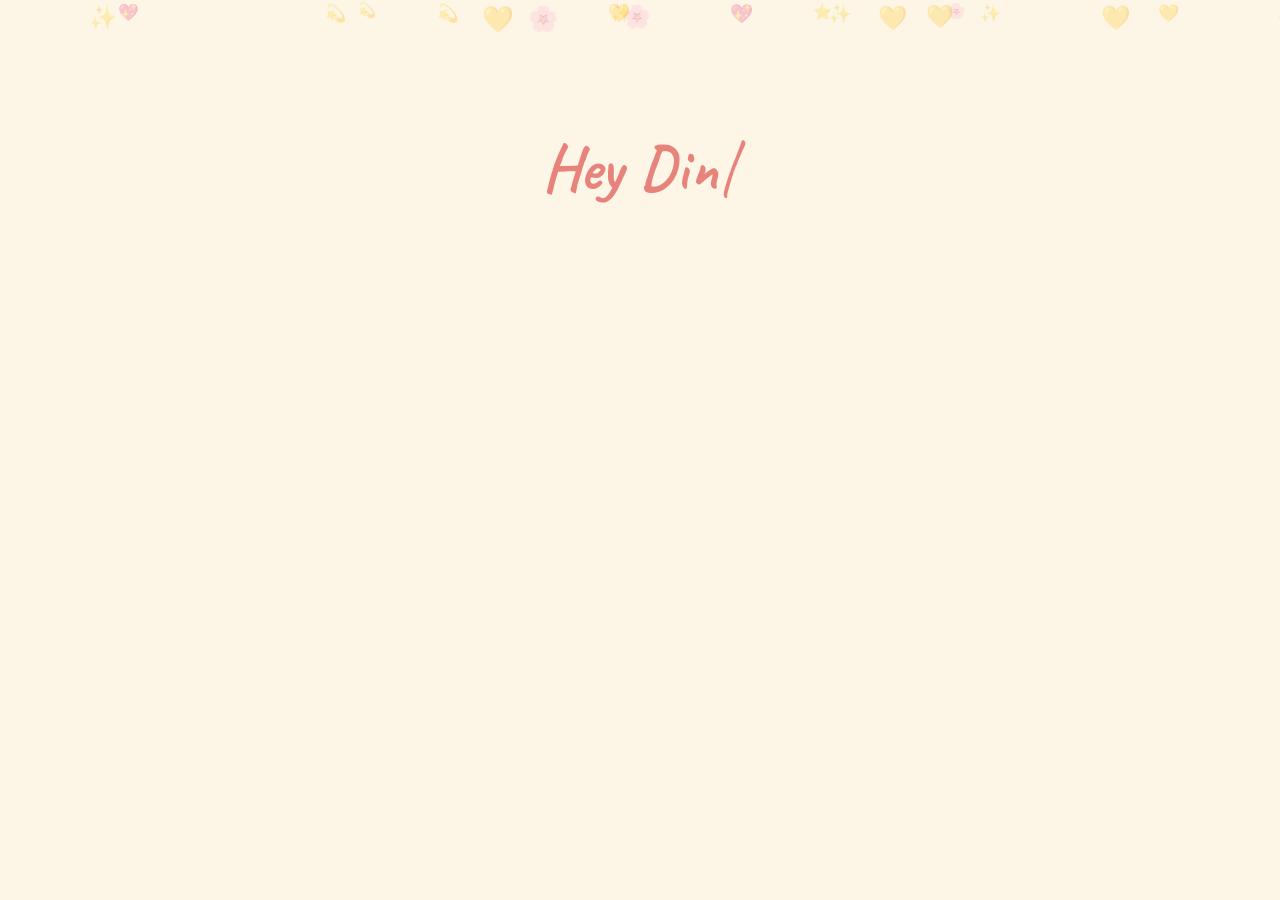
<file: index.html>
<!DOCTYPE html>
<html lang="en">

<head>
  <meta charset="UTF-8">
  <meta name="viewport" content="width=device-width, initial-scale=1.0, maximum-scale=1.0, user-scalable=no">
  <title>Hey Dina... 💛</title>
  <meta name="description" content="A special message for someone very special.">
  <link rel="stylesheet" href="css/style.css">
  <link rel="icon"
    href="data:image/svg+xml,<svg xmlns='http://www.w3.org/2000/svg' viewBox='0 0 100 100'><text y='.9em' font-size='90'>💛</text></svg>">
</head>

<body>

  <!-- Floating Particles -->
  <div class="particles-container"></div>

  <!-- Page Transition -->
  <div class="page-transition-overlay"></div>

  <!-- Main Content -->
  <div class="page-container">

    <!-- Typewriter Heading -->
    <h1 id="typewriter-text" class="typewriter-cursor" data-text="Hey Dina...">
    </h1>

    <!-- Subtitle (hidden until typewriter finishes) -->
    <p class="landing-subtitle subtitle" style="opacity: 0;">
      I have something important to tell you 💛
    </p>

    <!-- Hero Image -->
    <img src="img/sorry_character.png" alt="Sorry Bear" class="hero-image" style="opacity: 0;">

    <!-- Buttons -->
    <div class="landing-buttons" style="opacity: 0;">
      <div class="spacer-md"></div>
      <a href="#" id="btn-yes" class="btn btn-primary pulse-glow">
        Let me explain 💛
      </a>
      <div class="spacer-sm"></div>
      <a href="#" id="btn-no" class="btn btn-secondary btn-small">
        No 😤
      </a>
    </div>

  </div>

  <script src="js/main.js"></script>
  <script src="js/landing.js"></script>
</body>

</html>
</file>
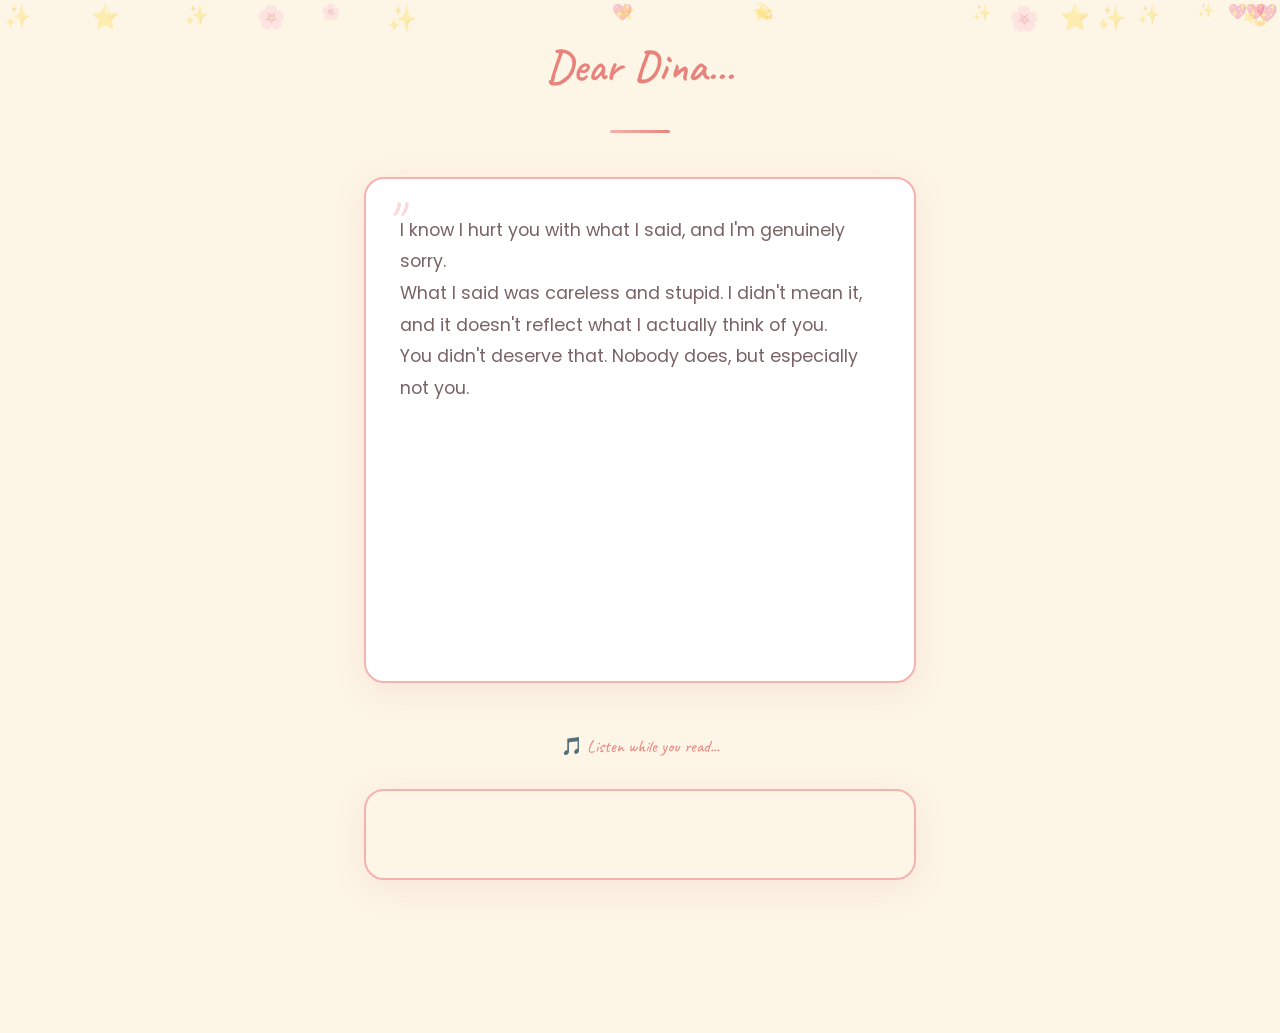
<file: apology.html>
<!DOCTYPE html>
<html lang="en">

<head>
    <meta charset="UTF-8">
    <meta name="viewport" content="width=device-width, initial-scale=1.0, maximum-scale=1.0, user-scalable=no">
    <title>I'm Sorry, Dina 💛</title>
    <meta name="description" content="A heartfelt apology from the heart.">
    <link rel="stylesheet" href="css/style.css">
    <link rel="icon"
        href="data:image/svg+xml,<svg xmlns='http://www.w3.org/2000/svg' viewBox='0 0 100 100'><text y='.9em' font-size='90'>💛</text></svg>">
</head>

<body>

    <!-- Floating Particles -->
    <div class="particles-container"></div>

    <!-- Page Transition -->
    <div class="page-transition-overlay"></div>

    <!-- Main Content -->
    <div class="page-container">

        <h2 class="fade-in-up">Dear Dina...</h2>
        <div class="divider fade-in-up delay-1"></div>

        <!-- Apology Letter -->
        <div class="letter-container fade-in-up delay-2">
            <p class="letter-line" style="opacity: 0;">
                I know I hurt you with what I said, and I'm genuinely sorry.
            </p>
            <p class="letter-line" style="opacity: 0;">
                What I said was careless and stupid. I didn't mean it, and it doesn't reflect what I actually think of
                you.
            </p>
            <p class="letter-line" style="opacity: 0;">
                You didn't deserve that. Nobody does, but especially not you.
            </p>
            <p class="letter-line" style="opacity: 0;">
                I was wrong. Simple as that. There's no excuse.
            </p>
            <p class="letter-line" style="opacity: 0;">
                I'm not going to pretend it didn't happen. I just want you to know that I recognize my mistake and I'll
                do better.
            </p>
            <p class="letter-line" style="opacity: 0;">
                You're someone I genuinely respect, Dina. And I hope you can give me a chance to prove that.
            </p>
            <div class="letter-signature" style="opacity: 0;">
                — Asif
            </div>
        </div>

        <!-- Music -->
        <div class="spacer-md"></div>
        <div class="music-label fade-in-up delay-3">
            🎵 Listen while you read...
        </div>
        <div class="music-container fade-in-up delay-3">
            <iframe src="https://www.youtube.com/embed/8pgvTBikV9U?autoplay=0&loop=1" title="Obak Bhalobasha"
                allow="autoplay; encrypted-media" allowfullscreen>
            </iframe>
        </div>

        <!-- Next Button -->
        <div class="spacer-md"></div>
        <div class="apology-next-btn" style="opacity: 0;">
            <a href="#" id="btn-next-special" class="btn btn-primary">
                There's more I want to say... 💫
            </a>
        </div>

    </div>

    <script src="js/main.js"></script>
    <script src="js/apology.js"></script>
</body>

</html>
</file>
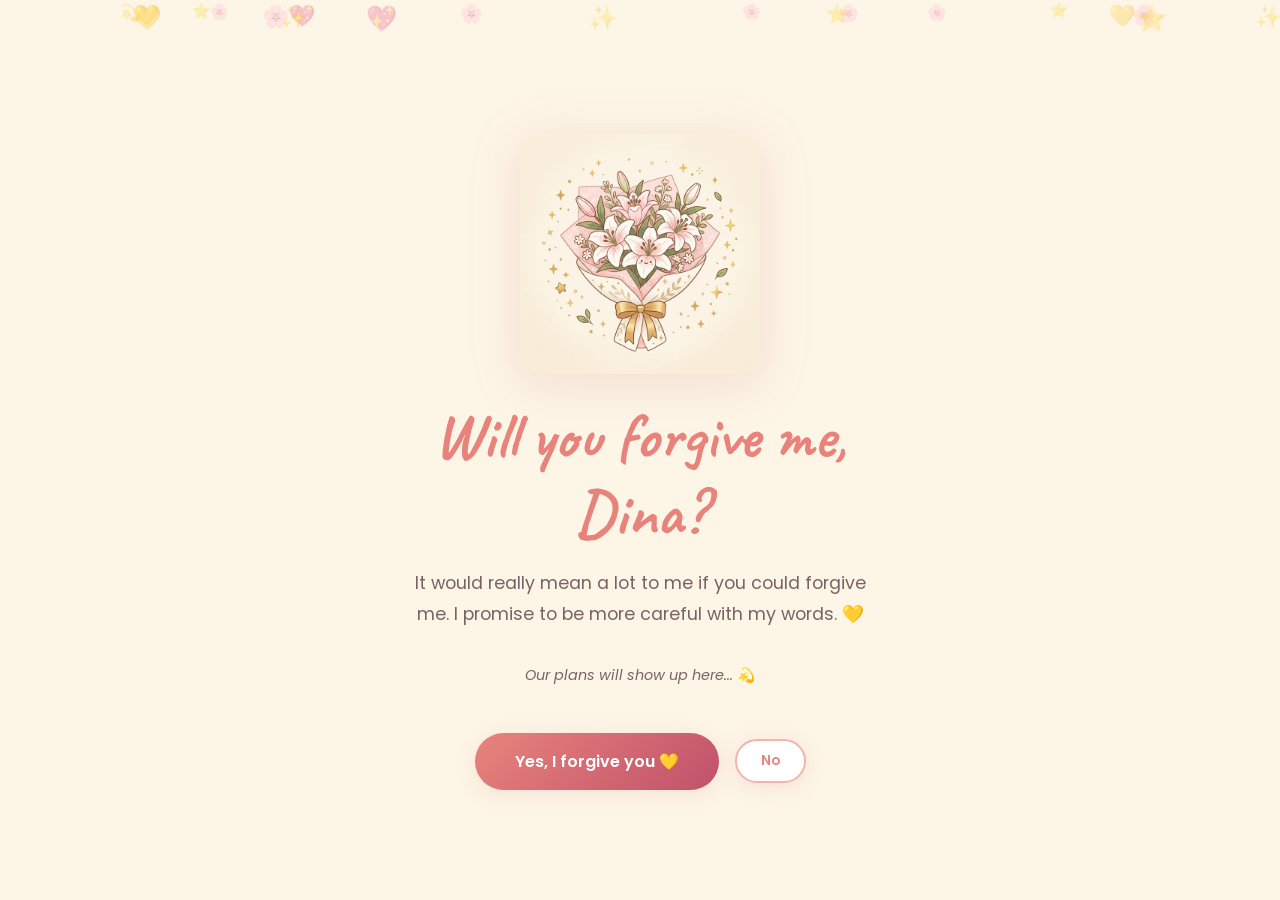
<file: final.html>
<!DOCTYPE html>
<html lang="en">

<head>
    <meta charset="UTF-8">
    <meta name="viewport" content="width=device-width, initial-scale=1.0, maximum-scale=1.0, user-scalable=no">
    <title>Will You Forgive Me, Dina? 💛</title>
    <meta name="description" content="The final question — will you forgive me?">
    <link rel="stylesheet" href="css/style.css">
    <link rel="icon"
        href="data:image/svg+xml,<svg xmlns='http://www.w3.org/2000/svg' viewBox='0 0 100 100'><text y='.9em' font-size='90'>💛</text></svg>">
</head>

<body>

    <!-- Floating Particles -->
    <div class="particles-container"></div>

    <!-- Page Transition -->
    <div class="page-transition-overlay"></div>

    <!-- Confetti Canvas -->
    <canvas id="confetti-canvas" class="confetti-canvas" style="display: none;"></canvas>

    <!-- Main Content -->
    <div class="page-container">

        <!-- Bouquet Image -->
        <img src="img/flowers_bouquet.png" alt="Lily flowers for you" class="hero-image fade-in-up"
            style="width: clamp(160px, 40vw, 240px);">

        <!-- Question -->
        <div class="final-question">
            <h1 class="fade-in-up delay-1">Will you forgive me, Dina?</h1>
            <p class="fade-in-up delay-2" style="margin-bottom: 12px;">
                It would really mean a lot to me if you could forgive me. I promise to be more careful with my words. 💛
            </p>
        </div>

        <!-- Summary of Choices -->
        <div id="choices-summary" class="summary-container fade-in-up delay-3">
            <p style="color: var(--color-text-light); font-size: 0.9rem; font-style: italic;">
                Our plans will show up here... 💫
            </p>
        </div>

        <!-- Forgive Buttons -->
        <div class="forgive-buttons fade-in-up delay-4">
            <a href="#" id="final-btn-yes" class="btn btn-primary pulse-glow">
                Yes, I forgive you 💛
            </a>
            <a href="#" id="final-btn-no" class="btn btn-secondary btn-small btn-no">
                No
            </a>
        </div>

        <!-- Success State (hidden) -->
        <div class="success-container">
            <h1 style="color: var(--color-primary);">Thank You, Dina!</h1>
            <img src="img/together_happy.png" alt="A new path forward" class="hero-image"
                style="width: clamp(180px, 50vw, 260px);">
            <div class="card" style="max-width: 420px;">
                <p style="font-size: 1.05rem; line-height: 1.9; text-align: center;">
                    That really means a lot.
                    <br><br>
                    I'll be more careful with what I say from now on. You have my word.
                    <br><br>
                    Thanks for being understanding, Dina.
                </p>
                <div class="letter-signature">
                    — Asif
                </div>
            </div>

            <div class="spacer-md"></div>
            <a href="index.html" class="btn btn-secondary btn-small">
                Start from the beginning 🔄
            </a>
        </div>

    </div>

    <script src="js/main.js"></script>
    <script src="js/final.js"></script>
</body>

</html>
</file>
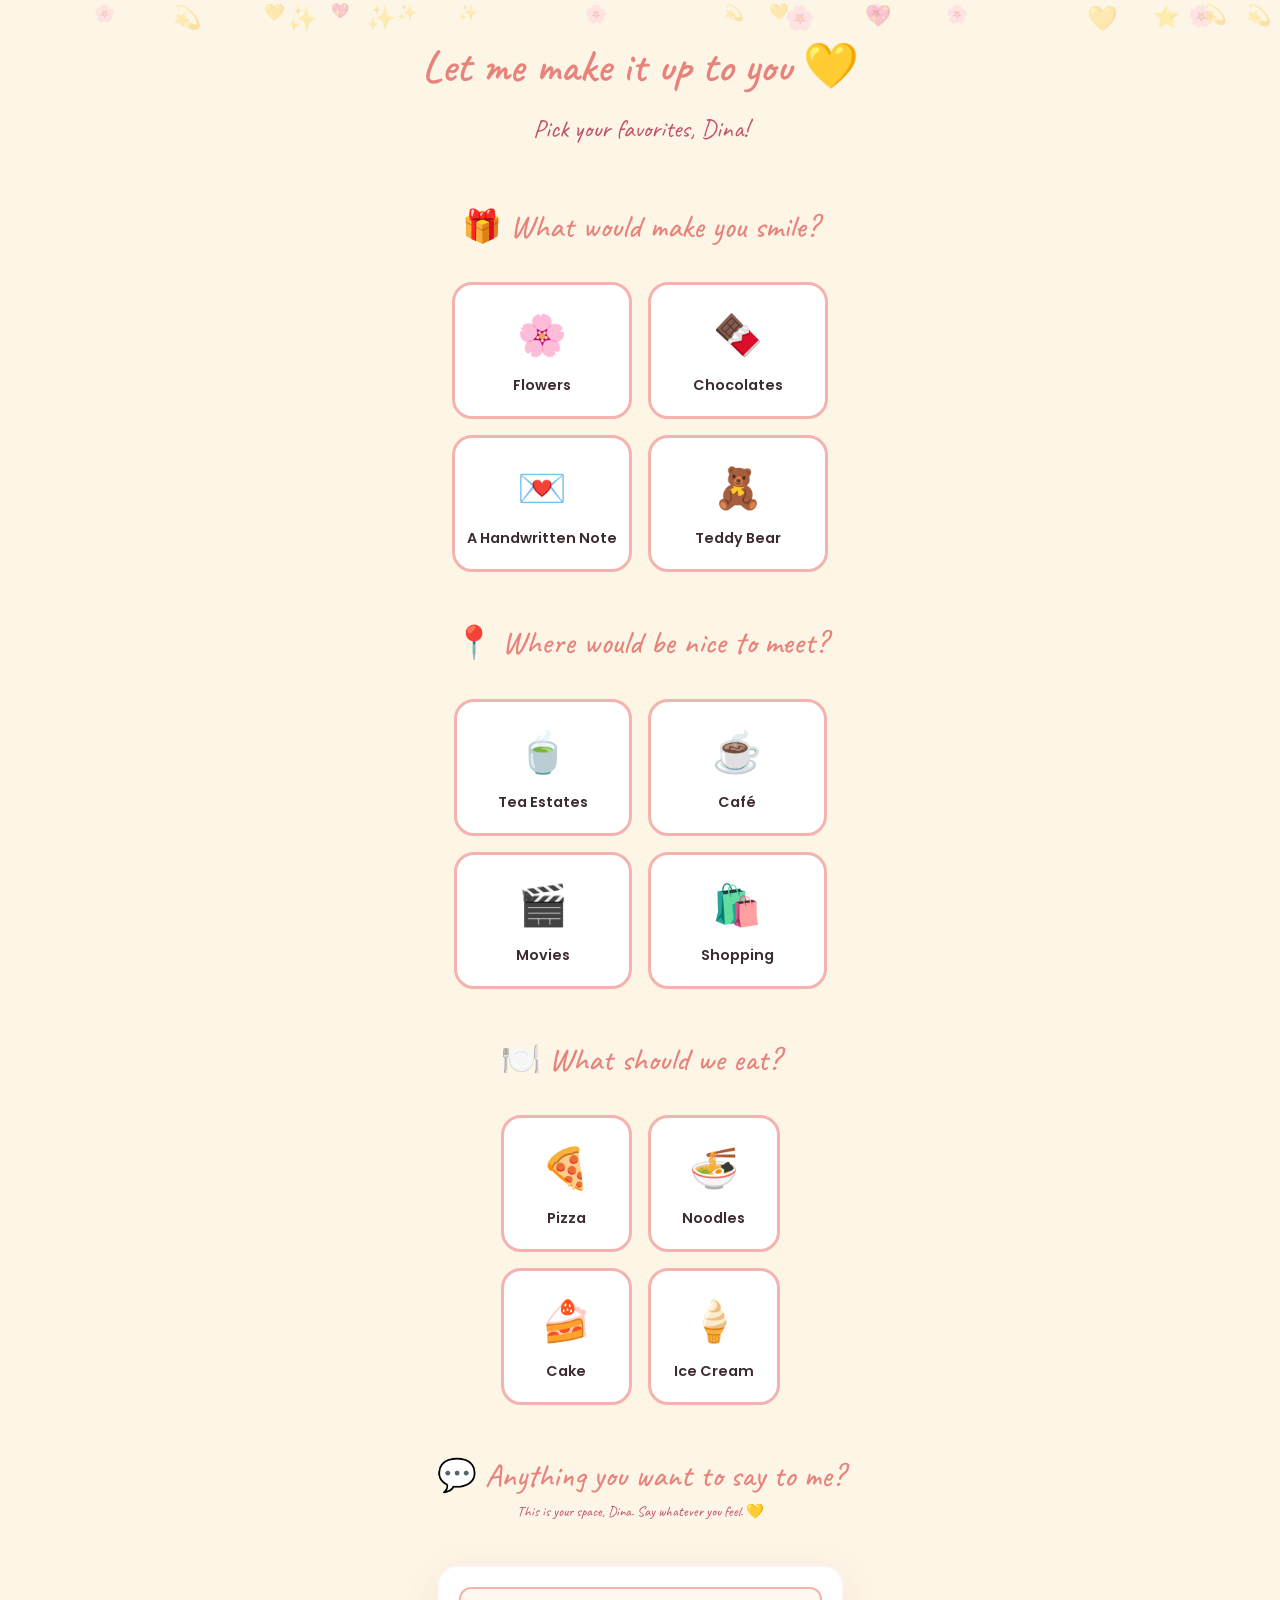
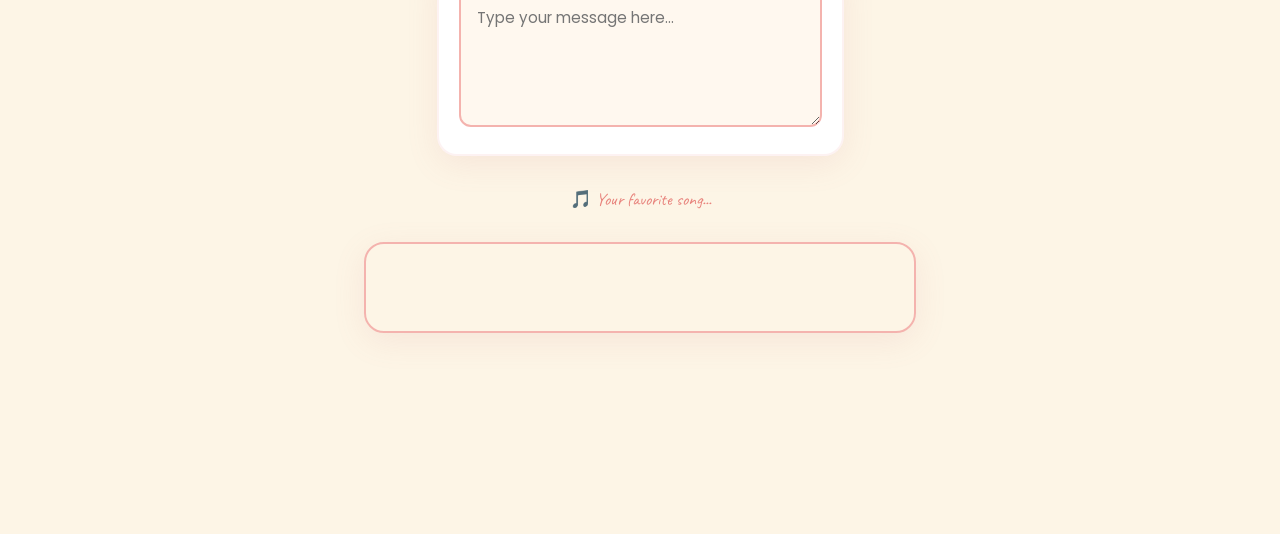
<file: promise.html>
<!DOCTYPE html>
<html lang="en">

<head>
    <meta charset="UTF-8">
    <meta name="viewport" content="width=device-width, initial-scale=1.0, maximum-scale=1.0, user-scalable=no">
    <title>Let Me Make It Up — Dina 🌷</title>
    <meta name="description" content="Choose how I can make it up to you.">
    <link rel="stylesheet" href="css/style.css">
    <link rel="icon"
        href="data:image/svg+xml,<svg xmlns='http://www.w3.org/2000/svg' viewBox='0 0 100 100'><text y='.9em' font-size='90'>🌷</text></svg>">
</head>

<body>

    <!-- Floating Particles -->
    <div class="particles-container"></div>

    <!-- Page Transition -->
    <div class="page-transition-overlay"></div>

    <!-- Main Content -->
    <div class="page-container">

        <h2 class="fade-in-up">Let me make it up to you 💛</h2>
        <p class="subtitle fade-in-up delay-1">Pick your favorites, Dina!</p>

        <!-- Section 1: Gift -->
        <div class="choice-section" style="opacity: 0;">
            <div class="spacer-md"></div>
            <h3>🎁 What would make you smile?</h3>
            <div class="spacer-sm"></div>
            <div class="choices-grid choice-group" data-key="gift">
                <div class="choice-item">
                    <span class="choice-emoji">🌸</span>
                    <span class="choice-label">Flowers</span>
                </div>
                <div class="choice-item">
                    <span class="choice-emoji">🍫</span>
                    <span class="choice-label">Chocolates</span>
                </div>
                <div class="choice-item">
                    <span class="choice-emoji">💌</span>
                    <span class="choice-label">A Handwritten Note</span>
                </div>
                <div class="choice-item">
                    <span class="choice-emoji">🧸</span>
                    <span class="choice-label">Teddy Bear</span>
                </div>
            </div>
        </div>

        <!-- Section 2: Place -->
        <div class="choice-section" style="opacity: 0;">
            <div class="spacer-md"></div>
            <h3>📍 Where would be nice to meet?</h3>
            <div class="spacer-sm"></div>
            <div class="choices-grid choice-group" data-key="place">
                <div class="choice-item">
                    <span class="choice-emoji">🍵</span>
                    <span class="choice-label">Tea Estates</span>
                </div>
                <div class="choice-item">
                    <span class="choice-emoji">☕</span>
                    <span class="choice-label">Café</span>
                </div>
                <div class="choice-item">
                    <span class="choice-emoji">🎬</span>
                    <span class="choice-label">Movies</span>
                </div>
                <div class="choice-item">
                    <span class="choice-emoji">🛍️</span>
                    <span class="choice-label">Shopping</span>
                </div>
            </div>
        </div>

        <!-- Section 3: Food -->
        <div class="choice-section" style="opacity: 0;">
            <div class="spacer-md"></div>
            <h3>🍽️ What should we eat?</h3>
            <div class="spacer-sm"></div>
            <div class="choices-grid choice-group" data-key="food">
                <div class="choice-item">
                    <span class="choice-emoji">🍕</span>
                    <span class="choice-label">Pizza</span>
                </div>
                <div class="choice-item">
                    <span class="choice-emoji">🍜</span>
                    <span class="choice-label">Noodles</span>
                </div>
                <div class="choice-item">
                    <span class="choice-emoji">🍰</span>
                    <span class="choice-label">Cake</span>
                </div>
                <div class="choice-item">
                    <span class="choice-emoji">🍦</span>
                    <span class="choice-label">Ice Cream</span>
                </div>
            </div>
        </div>

        <!-- Section 4: Feedback -->
        <div class="choice-section" style="opacity: 0;">
            <div class="spacer-md"></div>
            <h3>💬 Anything you want to say to me?</h3>
            <p class="subtitle" style="font-size: 0.9rem; margin-top: 4px;">This is your space, Dina. Say whatever you
                feel. 💛</p>
            <div class="spacer-sm"></div>
            <div class="card" style="padding: 20px;">
                <textarea id="dina-feedback" rows="4" placeholder="Type your message here..." style="width: 100%; border: 2px solid var(--color-primary-light); border-radius: var(--radius-sm); 
                    padding: 16px; font-family: var(--font-body); font-size: 0.95rem; color: var(--color-text); 
                    background: var(--bg-secondary); resize: vertical; outline: none; transition: border-color 0.3s;
                    line-height: 1.7;" onfocus="this.style.borderColor='var(--color-primary)'"
                    onblur="this.style.borderColor='var(--color-primary-light)'"></textarea>
            </div>
        </div>

        <!-- Music -->
        <div class="spacer-md"></div>
        <div class="music-label fade-in-up delay-2">
            🎵 Your favorite song...
        </div>
        <div class="music-container fade-in-up delay-2">
            <iframe src="https://www.youtube.com/embed/tkmUTJGkaJA?autoplay=0&loop=1" title="Abar Dekha Hole"
                allow="autoplay; encrypted-media" allowfullscreen>
            </iframe>
        </div>

        <!-- Next Button (hidden until all choices made) -->
        <div class="spacer-md"></div>
        <div class="promise-next-btn" style="opacity: 0; visibility: hidden;">
            <a href="#" id="btn-next-final" class="btn btn-primary">
                One last thing... 💛
            </a>
        </div>

        <div class="spacer-lg"></div>
    </div>

    <script src="js/main.js"></script>
    <script src="js/promise.js"></script>
</body>

</html>
</file>
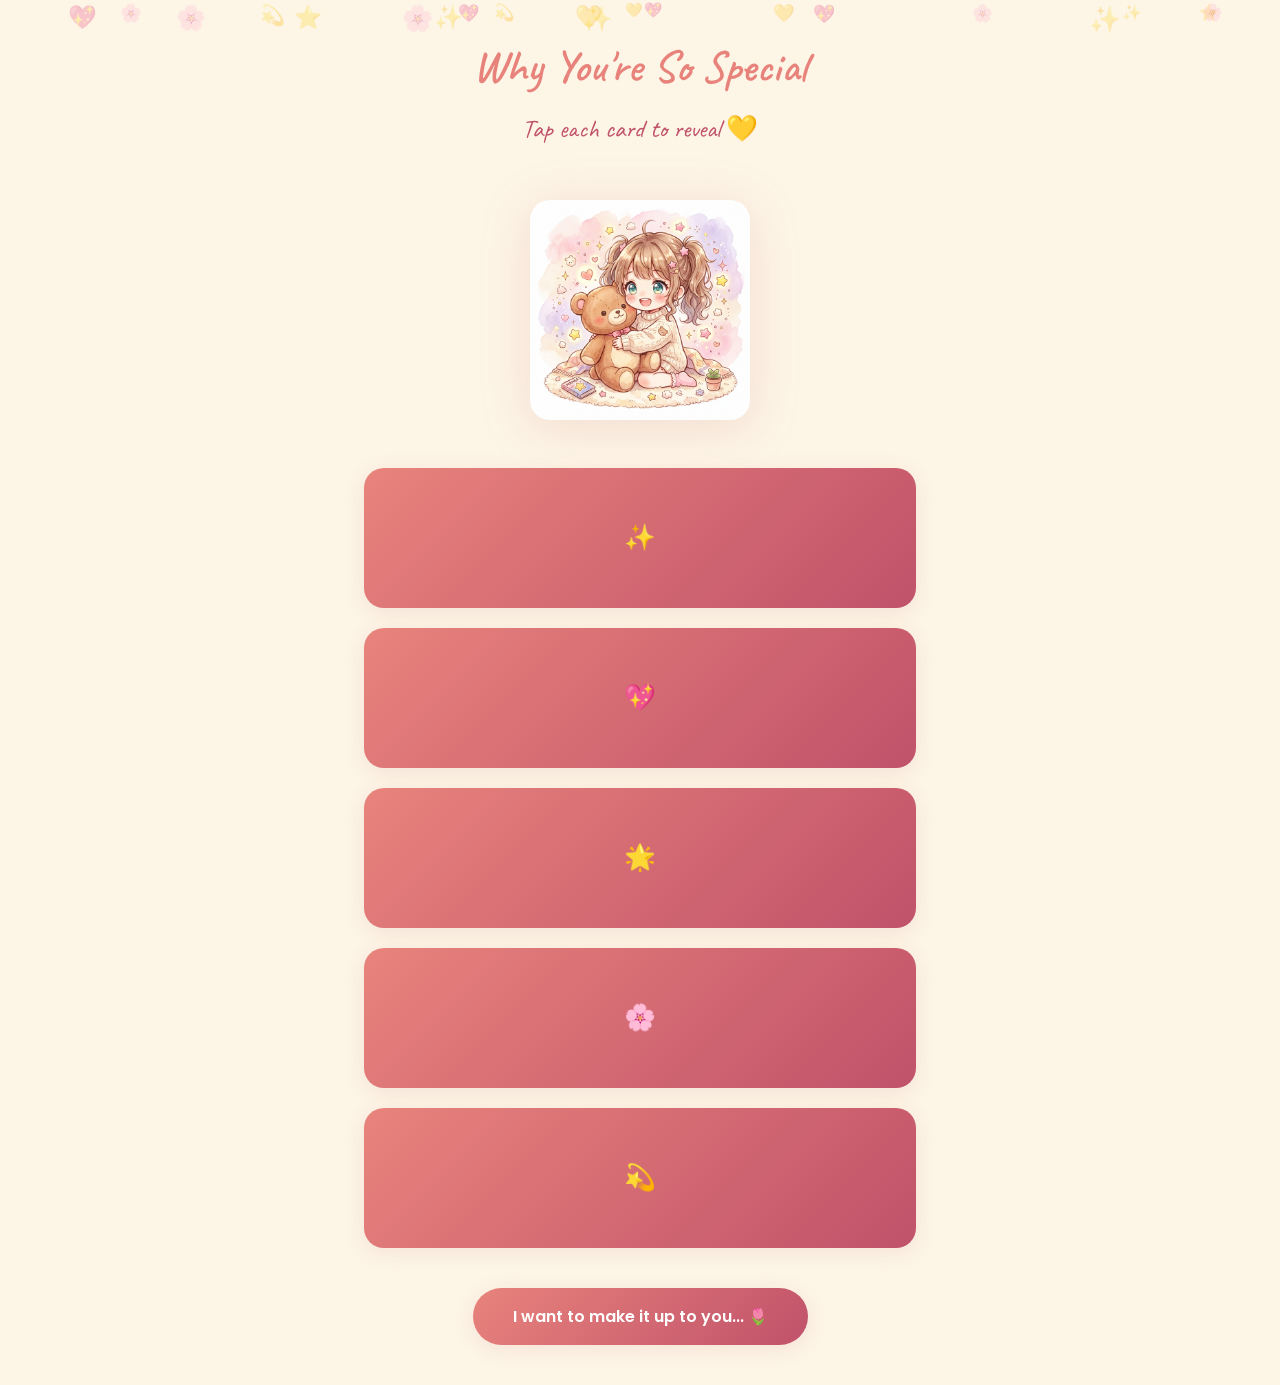
<file: special.html>
<!DOCTYPE html>
<html lang="en">

<head>
    <meta charset="UTF-8">
    <meta name="viewport" content="width=device-width, initial-scale=1.0, maximum-scale=1.0, user-scalable=no">
    <title>You're Special, Dina ✨</title>
    <meta name="description" content="Why Dina is such a special person.">
    <link rel="stylesheet" href="css/style.css">
    <link rel="icon"
        href="data:image/svg+xml,<svg xmlns='http://www.w3.org/2000/svg' viewBox='0 0 100 100'><text y='.9em' font-size='90'>✨</text></svg>">
</head>

<body>

    <!-- Floating Particles -->
    <div class="particles-container"></div>

    <!-- Page Transition -->
    <div class="page-transition-overlay"></div>

    <!-- Main Content -->
    <div class="page-container">

        <h2 class="fade-in-up">Why You're So Special</h2>
        <p class="subtitle fade-in-up delay-1">Tap each card to reveal 💛</p>

        <img src="img/together_happy.png" alt="Starlit path" class="hero-image fade-in-up delay-1"
            style="width: clamp(140px, 40vw, 220px);">

        <!-- Flip Cards -->
        <div class="flip-cards-container">

            <div class="flip-card" style="opacity: 0;">
                <div class="flip-card-inner">
                    <div class="flip-card-front">✨</div>
                    <div class="flip-card-back">
                        The second I said it, I regretted it. You're someone I actually care about, and hurting you was
                        the last thing I wanted.
                    </div>
                </div>
            </div>

            <div class="flip-card" style="opacity: 0;">
                <div class="flip-card-inner">
                    <div class="flip-card-front">💖</div>
                    <div class="flip-card-back">
                        Honestly? You're really cute. The way you text, the things you say — it all just feels genuine.
                        And I messed that up with one stupid comment.
                    </div>
                </div>
            </div>

            <div class="flip-card" style="opacity: 0;">
                <div class="flip-card-inner">
                    <div class="flip-card-front">🌟</div>
                    <div class="flip-card-back">
                        Talking to you just feels easy. Like I can actually be myself. That's rare, and I should've
                        treated it with more respect.
                    </div>
                </div>
            </div>

            <div class="flip-card" style="opacity: 0;">
                <div class="flip-card-inner">
                    <div class="flip-card-front">🌸</div>
                    <div class="flip-card-back">
                        What I said was dumb and careless. You deserve better than that from me. I know that now.
                    </div>
                </div>
            </div>

            <div class="flip-card" style="opacity: 0;">
                <div class="flip-card-inner">
                    <div class="flip-card-front">💫</div>
                    <div class="flip-card-back">
                        I'm not going to make a big speech. I just want to do better. That's it. You deserve that much.
                    </div>
                </div>
            </div>

        </div>

        <!-- Next Button -->
        <div class="special-next-btn" style="opacity: 0;">
            <div class="spacer-sm"></div>
            <a href="#" id="btn-next-promise" class="btn btn-primary">
                I want to make it up to you... 🌷
            </a>
        </div>

    </div>

    <script src="js/main.js"></script>
    <script src="js/special.js"></script>
</body>

</html>
</file>
<file: css/style.css>
/* ============================================
   DESIGN SYSTEM — Apology Website for Dina
   ============================================ */

@import url('https://fonts.googleapis.com/css2?family=Caveat:wght@400;500;600;700&family=Poppins:wght@300;400;500;600;700&display=swap');

/* --- CSS Variables / Tokens --- */
:root {
  --bg-primary: #FDF5E6;
  --bg-secondary: #FFF8EF;
  --color-primary: #E8837C;
  --color-primary-light: #F4B3AE;
  --color-primary-dark: #C0526A;
  --color-accent: #D4A853;
  --color-accent-light: #F0D99A;
  --color-text: #3D2C2E;
  --color-text-light: #7A6365;
  --color-white: #FFFFFF;
  --font-heading: 'Caveat', cursive;
  --font-body: 'Poppins', sans-serif;
  --shadow-soft: 0 4px 20px rgba(200, 120, 120, 0.15);
  --shadow-card: 0 8px 32px rgba(200, 120, 120, 0.12);
  --shadow-glow: 0 0 30px rgba(232, 131, 124, 0.25);
  --radius-sm: 12px;
  --radius-md: 20px;
  --radius-lg: 32px;
  --radius-full: 50%;
  --transition: all 0.4s cubic-bezier(0.4, 0, 0.2, 1);
}

/* --- Reset & Base --- */
*,
*::before,
*::after {
  margin: 0;
  padding: 0;
  box-sizing: border-box;
}

html {
  scroll-behavior: smooth;
}

body {
  font-family: var(--font-body);
  background: var(--bg-primary);
  color: var(--color-text);
  min-height: 100vh;
  overflow-x: hidden;
  display: flex;
  justify-content: center;
  align-items: center;
  position: relative;
}

/* --- Page Container --- */
.page-container {
  width: 100%;
  max-width: 600px;
  min-height: 100vh;
  padding: 40px 24px;
  display: flex;
  flex-direction: column;
  align-items: center;
  justify-content: center;
  text-align: center;
  position: relative;
  z-index: 1;
}

/* --- Typography --- */
h1,
h2,
h3 {
  font-family: var(--font-heading);
  color: var(--color-primary);
  line-height: 1.2;
}

h1 {
  font-size: clamp(2.5rem, 8vw, 4rem);
  font-weight: 700;
  margin-bottom: 16px;
}

h2 {
  font-size: clamp(1.8rem, 6vw, 2.8rem);
  font-weight: 600;
  margin-bottom: 12px;
}

h3 {
  font-size: clamp(1.4rem, 4vw, 2rem);
  font-weight: 500;
}

p {
  font-size: clamp(0.95rem, 2.5vw, 1.1rem);
  line-height: 1.8;
  color: var(--color-text-light);
  max-width: 480px;
  margin: 0 auto;
}

.subtitle {
  font-family: var(--font-heading);
  font-size: clamp(1.2rem, 3.5vw, 1.6rem);
  color: var(--color-primary-dark);
  margin-bottom: 24px;
}

/* --- Buttons --- */
.btn {
  display: inline-flex;
  align-items: center;
  justify-content: center;
  gap: 8px;
  padding: 16px 40px;
  font-family: var(--font-body);
  font-size: 1rem;
  font-weight: 600;
  border: none;
  border-radius: var(--radius-lg);
  cursor: pointer;
  transition: var(--transition);
  text-decoration: none;
  position: relative;
  overflow: hidden;
}

.btn::before {
  content: '';
  position: absolute;
  inset: 0;
  background: linear-gradient(135deg, rgba(255, 255, 255, 0.2), transparent);
  opacity: 0;
  transition: opacity 0.3s;
}

.btn:hover::before {
  opacity: 1;
}

.btn-primary {
  background: linear-gradient(135deg, var(--color-primary), var(--color-primary-dark));
  color: var(--color-white);
  box-shadow: var(--shadow-soft);
}

.btn-primary:hover {
  transform: translateY(-3px) scale(1.02);
  box-shadow: var(--shadow-glow);
}

.btn-primary:active {
  transform: translateY(-1px) scale(0.98);
}

.btn-secondary {
  background: var(--color-white);
  color: var(--color-primary);
  border: 2px solid var(--color-primary-light);
  box-shadow: var(--shadow-soft);
}

.btn-secondary:hover {
  background: var(--color-primary-light);
  color: var(--color-white);
  transform: translateY(-2px);
}

.btn-small {
  padding: 10px 24px;
  font-size: 0.85rem;
}

/* --- Images --- */
.hero-image {
  width: clamp(180px, 50vw, 280px);
  height: auto;
  margin: 24px 0;
  border-radius: var(--radius-md);
  filter: drop-shadow(0 8px 24px rgba(200, 120, 120, 0.2));
  animation: floatSoft 4s ease-in-out infinite;
}

/* --- Cards --- */
.card {
  background: var(--color-white);
  border-radius: var(--radius-md);
  padding: 28px 24px;
  box-shadow: var(--shadow-card);
  border: 2px solid rgba(232, 131, 124, 0.1);
  transition: var(--transition);
  width: 100%;
}

.card:hover {
  transform: translateY(-4px);
  box-shadow: var(--shadow-glow);
  border-color: var(--color-primary-light);
}

/* --- Choice Grid (Page 4) --- */
.choices-grid {
  display: grid;
  grid-template-columns: repeat(2, 1fr);
  gap: 16px;
  width: 100%;
  margin: 20px 0;
}

.choice-item {
  background: var(--color-white);
  border: 3px solid var(--color-primary-light);
  border-radius: var(--radius-md);
  padding: 20px 12px;
  cursor: pointer;
  transition: var(--transition);
  display: flex;
  flex-direction: column;
  align-items: center;
  justify-content: center;
  gap: 10px;
  min-height: 120px;
}

.choice-item:hover {
  border-color: var(--color-primary);
  transform: translateY(-3px);
  box-shadow: var(--shadow-soft);
}

.choice-item.selected {
  border-color: var(--color-primary);
  background: linear-gradient(135deg, #FFF0EE, #FFF8F5);
  box-shadow: var(--shadow-glow);
  transform: scale(1.03);
}

.choice-item .choice-emoji {
  font-size: 2.5rem;
}

.choice-item .choice-label {
  font-size: 0.9rem;
  font-weight: 600;
  color: var(--color-text);
}

/* --- Flip Cards (Page 3) --- */
.flip-cards-container {
  display: flex;
  flex-direction: column;
  gap: 20px;
  width: 100%;
  margin: 24px 0;
}

.flip-card {
  perspective: 1000px;
  height: 140px;
  cursor: pointer;
}

.flip-card-inner {
  position: relative;
  width: 100%;
  height: 100%;
  transition: transform 0.7s cubic-bezier(0.4, 0, 0.2, 1);
  transform-style: preserve-3d;
}

.flip-card.flipped .flip-card-inner {
  transform: rotateY(180deg);
}

.flip-card-front,
.flip-card-back {
  position: absolute;
  width: 100%;
  height: 100%;
  backface-visibility: hidden;
  border-radius: var(--radius-md);
  display: flex;
  align-items: center;
  justify-content: center;
  padding: 20px;
}

.flip-card-front {
  background: linear-gradient(135deg, var(--color-primary), var(--color-primary-dark));
  color: var(--color-white);
  font-family: var(--font-heading);
  font-size: 1.6rem;
  box-shadow: var(--shadow-soft);
}

.flip-card-back {
  background: var(--color-white);
  border: 2px solid var(--color-primary-light);
  transform: rotateY(180deg);
  color: var(--color-text);
  font-size: 1rem;
  line-height: 1.6;
  box-shadow: var(--shadow-card);
}

/* --- YouTube Embed --- */
.music-container {
  width: 100%;
  margin: 24px 0;
  border-radius: var(--radius-md);
  overflow: hidden;
  box-shadow: var(--shadow-card);
  border: 2px solid var(--color-primary-light);
}

.music-container iframe {
  width: 100%;
  height: 80px;
  border: none;
}

.music-label {
  font-family: var(--font-heading);
  font-size: 1.1rem;
  color: var(--color-primary);
  margin-bottom: 8px;
  display: flex;
  align-items: center;
  gap: 8px;
}

/* --- Spacers --- */
.spacer-sm {
  height: 16px;
}

.spacer-md {
  height: 32px;
}

.spacer-lg {
  height: 48px;
}

/* --- Divider --- */
.divider {
  width: 60px;
  height: 3px;
  background: linear-gradient(135deg, var(--color-primary-light), var(--color-primary));
  border-radius: 2px;
  margin: 24px auto;
}

/* ============================================
   ANIMATIONS
   ============================================ */

/* Float */
@keyframes floatSoft {

  0%,
  100% {
    transform: translateY(0);
  }

  50% {
    transform: translateY(-12px);
  }
}

/* Fade In Up */
@keyframes fadeInUp {
  from {
    opacity: 0;
    transform: translateY(30px);
  }

  to {
    opacity: 1;
    transform: translateY(0);
  }
}

.fade-in-up {
  animation: fadeInUp 0.8s cubic-bezier(0.4, 0, 0.2, 1) forwards;
  opacity: 0;
}

.delay-1 {
  animation-delay: 0.2s;
}

.delay-2 {
  animation-delay: 0.4s;
}

.delay-3 {
  animation-delay: 0.6s;
}

.delay-4 {
  animation-delay: 0.8s;
}

.delay-5 {
  animation-delay: 1.0s;
}

.delay-6 {
  animation-delay: 1.2s;
}

/* Pulse Glow */
@keyframes pulseGlow {

  0%,
  100% {
    box-shadow: 0 0 20px rgba(232, 131, 124, 0.2);
  }

  50% {
    box-shadow: 0 0 40px rgba(232, 131, 124, 0.4);
  }
}

.pulse-glow {
  animation: pulseGlow 2.5s ease-in-out infinite;
}

/* Typewriter Cursor */
@keyframes blink {

  0%,
  100% {
    opacity: 1;
  }

  50% {
    opacity: 0;
  }
}

.typewriter-cursor::after {
  content: '|';
  animation: blink 0.7s infinite;
  color: var(--color-primary);
  font-weight: 300;
}

/* Scale In */
@keyframes scaleIn {
  from {
    opacity: 0;
    transform: scale(0.8);
  }

  to {
    opacity: 1;
    transform: scale(1);
  }
}

.scale-in {
  animation: scaleIn 0.6s cubic-bezier(0.4, 0, 0.2, 1) forwards;
  opacity: 0;
}

/* Shake (No button) */
@keyframes shake {

  0%,
  100% {
    transform: translateX(0);
  }

  10%,
  30%,
  50%,
  70%,
  90% {
    transform: translateX(-5px);
  }

  20%,
  40%,
  60%,
  80% {
    transform: translateX(5px);
  }
}

.shake {
  animation: shake 0.5s ease;
}

/* ============================================
   FLOATING PARTICLES (Hearts/Stars)
   ============================================ */
.particles-container {
  position: fixed;
  top: 0;
  left: 0;
  width: 100%;
  height: 100%;
  pointer-events: none;
  z-index: 0;
  overflow: hidden;
}

.particle {
  position: absolute;
  opacity: 0.3;
  animation: particleFloat linear infinite;
  font-size: 18px;
}

@keyframes particleFloat {
  0% {
    transform: translateY(100vh) rotate(0deg);
    opacity: 0;
  }

  10% {
    opacity: 0.3;
  }

  90% {
    opacity: 0.3;
  }

  100% {
    transform: translateY(-10vh) rotate(720deg);
    opacity: 0;
  }
}

/* ============================================
   CONFETTI
   ============================================ */
.confetti-canvas {
  position: fixed;
  top: 0;
  left: 0;
  width: 100%;
  height: 100%;
  pointer-events: none;
  z-index: 100;
}

/* ============================================
   PAGE TRANSITION
   ============================================ */
.page-transition-overlay {
  position: fixed;
  inset: 0;
  background: var(--color-primary);
  z-index: 9999;
  transform: scaleX(0);
  transform-origin: left;
  pointer-events: none;
}

.page-transition-overlay.active {
  animation: pageWipe 0.8s cubic-bezier(0.7, 0, 0.3, 1) forwards;
}

@keyframes pageWipe {
  0% {
    transform: scaleX(0);
    transform-origin: left;
  }

  50% {
    transform: scaleX(1);
    transform-origin: left;
  }

  50.01% {
    transform-origin: right;
  }

  100% {
    transform: scaleX(0);
    transform-origin: right;
  }
}

/* ============================================
   APOLOGY PAGE SPECIFIC
   ============================================ */
.letter-container {
  background: var(--color-white);
  border-radius: var(--radius-md);
  padding: 36px 28px;
  box-shadow: var(--shadow-card);
  border: 2px solid var(--color-primary-light);
  text-align: left;
  position: relative;
  width: 100%;
  margin: 20px 0;
}

.letter-container::before {
  content: '"';
  position: absolute;
  top: 12px;
  left: 16px;
  font-family: var(--font-heading);
  font-size: 4rem;
  color: var(--color-primary-light);
  line-height: 1;
  opacity: 0.5;
}

.letter-text {
  font-size: 1rem;
  line-height: 2;
  color: var(--color-text);
  position: relative;
  z-index: 1;
}

.letter-signature {
  text-align: right;
  font-family: var(--font-heading);
  font-size: 1.5rem;
  color: var(--color-primary);
  margin-top: 20px;
}

/* ============================================
   FINAL PAGE
   ============================================ */
.summary-container {
  width: 100%;
  margin: 20px 0;
}

.summary-item {
  display: flex;
  align-items: center;
  gap: 12px;
  padding: 14px 20px;
  background: var(--color-white);
  border-radius: var(--radius-sm);
  margin-bottom: 10px;
  border-left: 4px solid var(--color-primary);
  box-shadow: var(--shadow-soft);
}

.summary-item .summary-emoji {
  font-size: 1.5rem;
}

.summary-item .summary-text {
  font-size: 0.95rem;
  font-weight: 500;
}

/* Forgive buttons */
.forgive-buttons {
  display: flex;
  gap: 16px;
  margin-top: 24px;
  align-items: center;
  justify-content: center;
  flex-wrap: wrap;
}

.btn-no {
  position: relative;
  transition: all 0.2s ease;
}

/* Success state */
.success-container {
  display: none;
  flex-direction: column;
  align-items: center;
  gap: 20px;
}

.success-container.visible {
  display: flex;
  animation: scaleIn 0.6s cubic-bezier(0.4, 0, 0.2, 1) forwards;
}

.success-heart {
  font-size: 5rem;
  animation: heartPulse 2s ease-in-out infinite;
}

@keyframes heartPulse {

  0%,
  100% {
    transform: scale(1);
  }

  50% {
    transform: scale(1.15);
  }
}

/* ============================================
   RESPONSIVE — Mobile Optimization
   ============================================ */

/* Tablet */
@media (max-width: 768px) {
  .page-container {
    padding: 32px 20px;
    min-height: 100dvh;
  }

  .hero-image {
    width: clamp(140px, 45vw, 220px);
    margin: 16px 0;
  }

  .letter-container {
    padding: 28px 20px;
  }

  .music-container iframe {
    height: 70px;
  }
}

/* Mobile */
@media (max-width: 480px) {
  body {
    align-items: flex-start;
  }

  .page-container {
    padding: 24px 16px;
    padding-top: max(24px, env(safe-area-inset-top));
    padding-bottom: max(24px, env(safe-area-inset-bottom));
    justify-content: flex-start;
    min-height: 100dvh;
  }

  h1 {
    font-size: clamp(2rem, 8vw, 3rem);
    margin-bottom: 12px;
  }

  h2 {
    font-size: clamp(1.5rem, 6vw, 2.2rem);
    margin-bottom: 8px;
  }

  h3 {
    font-size: clamp(1.2rem, 4.5vw, 1.6rem);
  }

  p {
    font-size: clamp(0.88rem, 3vw, 1rem);
    line-height: 1.7;
  }

  .subtitle {
    font-size: clamp(1rem, 3.5vw, 1.3rem);
    margin-bottom: 16px;
  }

  /* Buttons — bigger touch targets on mobile */
  .btn {
    padding: 14px 28px;
    font-size: 0.9rem;
    width: 100%;
    max-width: 300px;
    -webkit-tap-highlight-color: transparent;
  }

  .btn-small {
    padding: 12px 20px;
    font-size: 0.82rem;
    width: auto;
  }

  /* Cards */
  .card {
    padding: 20px 16px;
    border-radius: var(--radius-sm);
  }

  /* Choice Grid */
  .choices-grid {
    grid-template-columns: repeat(2, 1fr);
    gap: 10px;
  }

  .choice-item {
    padding: 16px 8px;
    border-width: 2px;
  }

  .choice-item .choice-emoji {
    font-size: 2rem;
  }

  .choice-item .choice-label {
    font-size: 0.8rem;
  }

  /* Flip Cards */
  .flip-card {
    height: 130px;
  }

  .flip-card-front {
    font-size: 1.4rem;
  }

  .flip-card-back {
    font-size: 0.85rem;
    line-height: 1.5;
    padding: 14px;
  }

  /* Letter */
  .letter-container {
    padding: 24px 16px;
  }

  .letter-container::before {
    font-size: 3rem;
    top: 8px;
    left: 12px;
  }

  .letter-signature {
    font-size: 1.3rem;
  }

  /* Summary Items */
  .summary-item {
    padding: 12px 14px;
    gap: 10px;
  }

  .summary-item .summary-emoji {
    font-size: 1.3rem;
  }

  .summary-item .summary-text {
    font-size: 0.88rem;
  }

  /* Forgive Buttons */
  .forgive-buttons {
    flex-direction: column;
    gap: 12px;
    width: 100%;
    align-items: center;
  }

  /* Particles — smaller and fewer on mobile */
  .particle {
    font-size: 14px;
    opacity: 0.2;
  }

  /* Music */
  .music-container {
    margin: 16px 0;
  }

  .music-container iframe {
    height: 60px;
  }

  .music-label {
    font-size: 1rem;
    justify-content: center;
  }

  /* Spacers — smaller on mobile */
  .spacer-sm {
    height: 12px;
  }

  .spacer-md {
    height: 20px;
  }

  .spacer-lg {
    height: 32px;
  }

  /* Success */
  .success-heart {
    font-size: 3.5rem;
  }

  .success-container {
    gap: 14px;
  }

  /* Images */
  .hero-image {
    width: clamp(120px, 50vw, 200px);
    margin: 12px 0;
  }

  /* Divider */
  .divider {
    margin: 16px auto;
  }

  /* Feedback textarea */
  #dina-feedback {
    font-size: 0.9rem !important;
    padding: 12px !important;
  }
}

/* Small phones */
@media (max-width: 360px) {
  .page-container {
    padding: 20px 12px;
  }

  h1 {
    font-size: 1.8rem;
  }

  .choices-grid {
    grid-template-columns: 1fr;
    gap: 8px;
  }

  .choice-item {
    flex-direction: row;
    padding: 14px 16px;
    gap: 12px;
  }

  .choice-item .choice-emoji {
    font-size: 1.6rem;
  }

  .flip-card {
    height: 140px;
  }

  .flip-card-back {
    font-size: 0.8rem;
    padding: 12px;
  }

  .btn {
    padding: 12px 24px;
    font-size: 0.85rem;
  }
}

/* Landscape phone */
@media (max-height: 500px) and (orientation: landscape) {
  .page-container {
    justify-content: flex-start;
    padding-top: 16px;
  }

  .hero-image {
    width: 120px;
    margin: 8px 0;
  }

  .spacer-md {
    height: 12px;
  }
}

/* Prefer reduced motion */
@media (prefers-reduced-motion: reduce) {

  *,
  *::before,
  *::after {
    animation-duration: 0.01ms !important;
    animation-iteration-count: 1 !important;
    transition-duration: 0.01ms !important;
  }

  .hero-image {
    animation: none;
  }

  .particle {
    display: none;
  }
}
</file>
